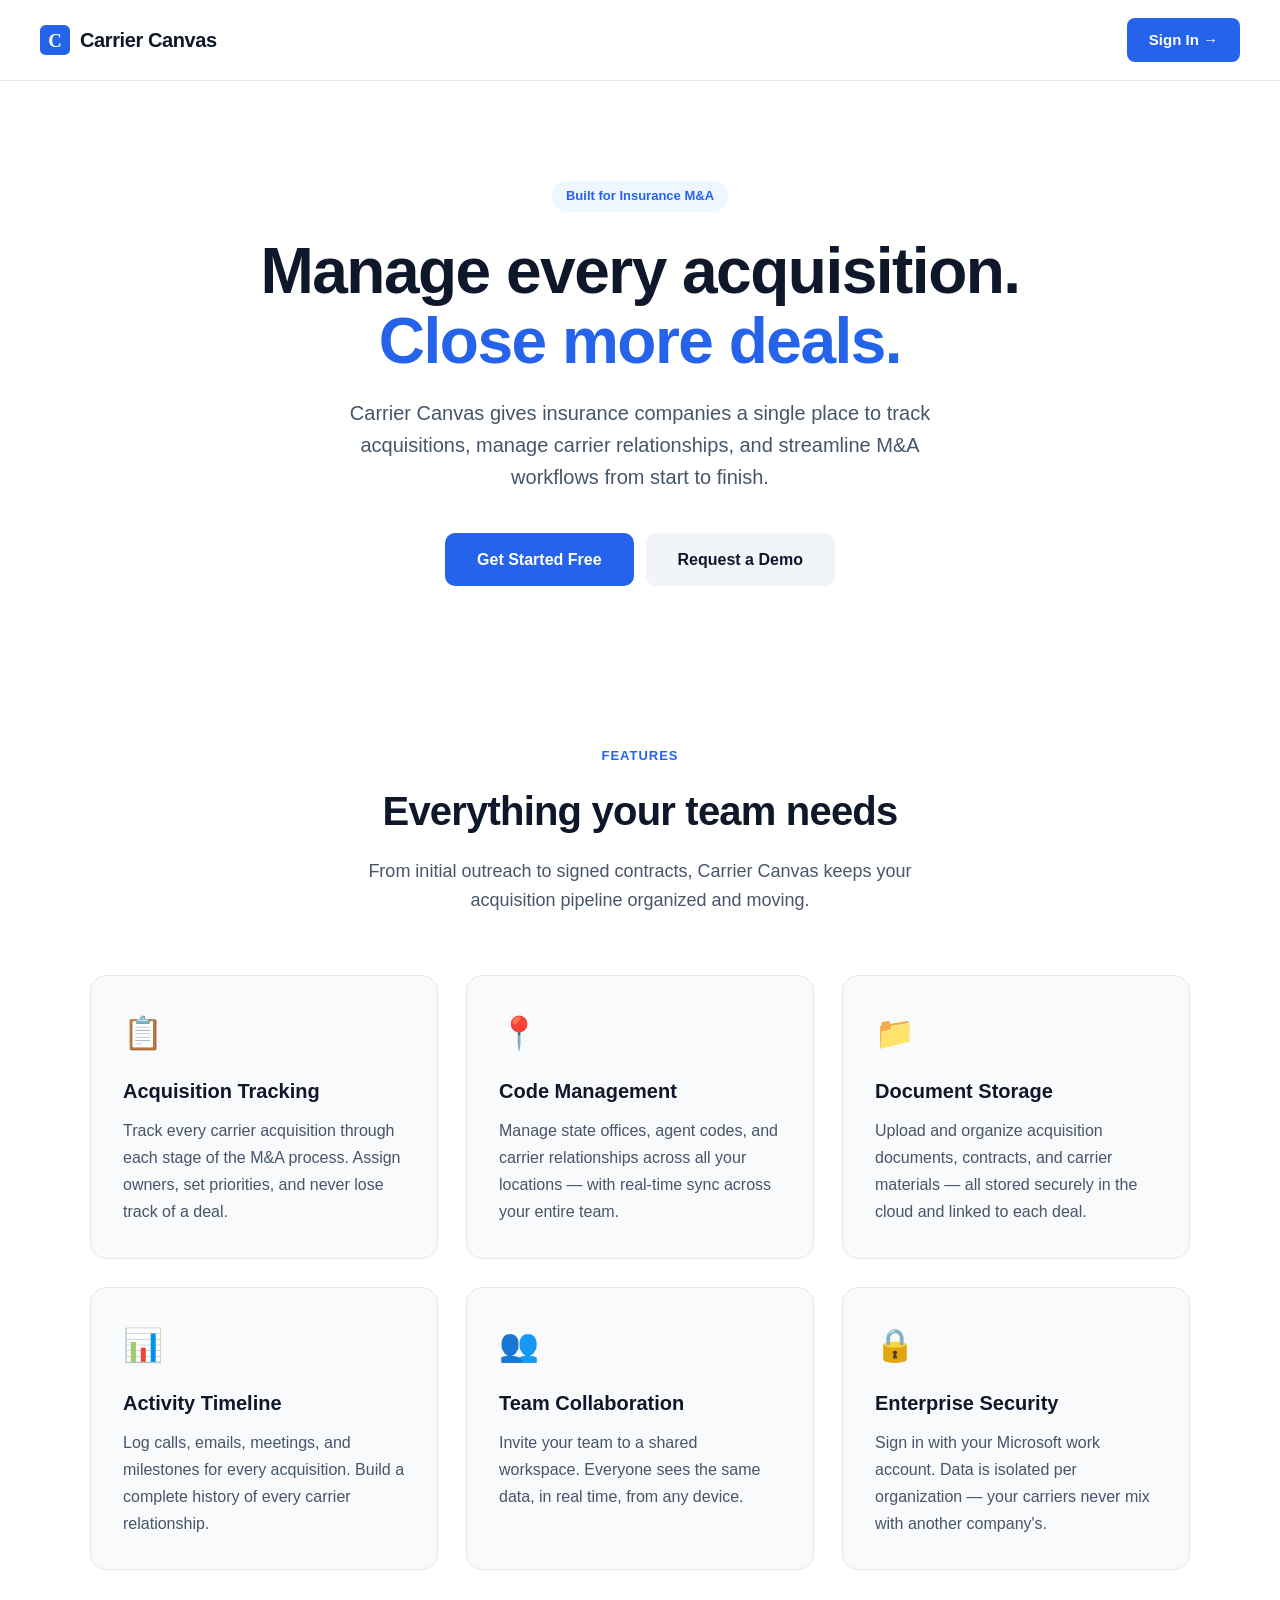
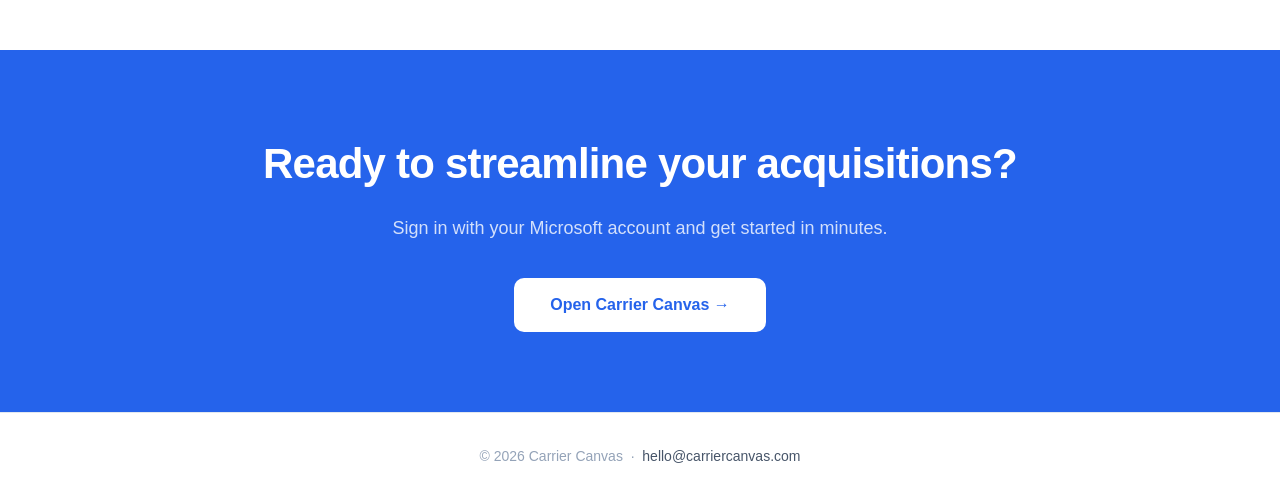
<file: index.html>
<!DOCTYPE html>
<html lang="en">
<head>
    <meta charset="UTF-8">
    <meta name="viewport" content="width=device-width, initial-scale=1.0">
    <title>Carrier Canvas — Insurance M&A Management Platform</title>
    <meta name="description" content="Carrier Canvas helps insurance companies track acquisitions, manage agents, and streamline M&A workflows — all in one place.">
    <meta property="og:title" content="Carrier Canvas">
    <meta property="og:description" content="Insurance M&A management platform for tracking acquisitions, agents, and documents.">
    <meta property="og:type" content="website">
    <link rel="icon" type="image/svg+xml" href="data:image/svg+xml,%3Csvg xmlns='http://www.w3.org/2000/svg' viewBox='0 0 32 32'%3E%3Crect width='32' height='32' rx='6' fill='%232563eb'/%3E%3Ctext x='50%25' y='50%25' dominant-baseline='central' text-anchor='middle' font-size='20' fill='white' font-family='serif' font-weight='bold'%3EC%3C/text%3E%3C/svg%3E">
    <style>
        *, *::before, *::after { box-sizing: border-box; margin: 0; padding: 0; }

        :root {
            --blue: #2563eb;
            --blue-dark: #1d4ed8;
            --blue-light: #eff6ff;
            --navy: #1e1b4b;
            --gray-50: #f8fafc;
            --gray-100: #f1f5f9;
            --gray-400: #94a3b8;
            --gray-600: #475569;
            --gray-900: #0f172a;
        }

        body {
            font-family: -apple-system, BlinkMacSystemFont, 'Segoe UI', Roboto, sans-serif;
            color: var(--gray-900);
            background: white;
            line-height: 1.6;
        }

        /* Nav */
        nav {
            display: flex;
            align-items: center;
            justify-content: space-between;
            padding: 18px 40px;
            border-bottom: 1px solid #e2e8f0;
            position: sticky;
            top: 0;
            background: rgba(255,255,255,0.95);
            backdrop-filter: blur(8px);
            z-index: 100;
        }

        .nav-brand {
            display: flex;
            align-items: center;
            gap: 10px;
            text-decoration: none;
        }

        .nav-brand span {
            font-size: 20px;
            font-weight: 700;
            color: var(--gray-900);
            letter-spacing: -0.4px;
        }

        .nav-cta {
            background: var(--blue);
            color: white;
            padding: 10px 22px;
            border-radius: 8px;
            text-decoration: none;
            font-weight: 600;
            font-size: 15px;
            transition: background 0.15s;
        }

        .nav-cta:hover { background: var(--blue-dark); }

        /* Hero */
        .hero {
            max-width: 900px;
            margin: 0 auto;
            padding: 100px 24px 80px;
            text-align: center;
        }

        .hero-badge {
            display: inline-block;
            background: var(--blue-light);
            color: var(--blue);
            font-size: 13px;
            font-weight: 600;
            padding: 5px 14px;
            border-radius: 100px;
            margin-bottom: 24px;
        }

        .hero h1 {
            font-size: clamp(36px, 6vw, 64px);
            font-weight: 800;
            line-height: 1.1;
            letter-spacing: -1.5px;
            color: var(--gray-900);
            margin-bottom: 20px;
        }

        .hero h1 span { color: var(--blue); }

        .hero p {
            font-size: 20px;
            color: var(--gray-600);
            max-width: 600px;
            margin: 0 auto 40px;
        }

        .hero-actions {
            display: flex;
            gap: 12px;
            justify-content: center;
            flex-wrap: wrap;
        }

        .btn-primary {
            background: var(--blue);
            color: white;
            padding: 14px 32px;
            border-radius: 10px;
            text-decoration: none;
            font-size: 16px;
            font-weight: 600;
            transition: background 0.15s, transform 0.1s;
        }

        .btn-primary:hover { background: var(--blue-dark); transform: translateY(-1px); }

        .btn-secondary {
            background: var(--gray-100);
            color: var(--gray-900);
            padding: 14px 32px;
            border-radius: 10px;
            text-decoration: none;
            font-size: 16px;
            font-weight: 600;
            transition: background 0.15s;
        }

        .btn-secondary:hover { background: #e2e8f0; }

        /* Features */
        .section {
            padding: 80px 24px;
        }

        .section-inner {
            max-width: 1100px;
            margin: 0 auto;
        }

        .section-label {
            text-align: center;
            font-size: 13px;
            font-weight: 700;
            letter-spacing: 1px;
            text-transform: uppercase;
            color: var(--blue);
            margin-bottom: 12px;
        }

        .section h2 {
            text-align: center;
            font-size: clamp(28px, 4vw, 40px);
            font-weight: 700;
            letter-spacing: -0.8px;
            margin-bottom: 14px;
        }

        .section-sub {
            text-align: center;
            font-size: 18px;
            color: var(--gray-600);
            max-width: 580px;
            margin: 0 auto 60px;
        }

        .features-grid {
            display: grid;
            grid-template-columns: repeat(auto-fit, minmax(300px, 1fr));
            gap: 28px;
        }

        .feature-card {
            background: var(--gray-50);
            border: 1px solid #e2e8f0;
            border-radius: 16px;
            padding: 32px;
        }

        .feature-icon {
            font-size: 32px;
            margin-bottom: 16px;
        }

        .feature-card h3 {
            font-size: 20px;
            font-weight: 700;
            margin-bottom: 10px;
        }

        .feature-card p {
            color: var(--gray-600);
            line-height: 1.7;
        }

        /* CTA */
        .cta-section {
            background: var(--blue);
            text-align: center;
        }

        .cta-section h2 {
            color: white;
            font-size: clamp(28px, 4vw, 42px);
            font-weight: 700;
            letter-spacing: -0.8px;
            margin-bottom: 16px;
        }

        .cta-section p {
            color: rgba(255,255,255,0.8);
            font-size: 18px;
            margin-bottom: 36px;
        }

        .btn-white {
            background: white;
            color: var(--blue);
            padding: 14px 36px;
            border-radius: 10px;
            text-decoration: none;
            font-size: 16px;
            font-weight: 700;
            display: inline-block;
            transition: transform 0.1s, box-shadow 0.1s;
        }

        .btn-white:hover {
            transform: translateY(-2px);
            box-shadow: 0 8px 20px rgba(0,0,0,0.15);
        }

        /* Footer */
        footer {
            border-top: 1px solid #e2e8f0;
            padding: 32px 24px;
            text-align: center;
            color: var(--gray-400);
            font-size: 14px;
        }

        footer a { color: var(--gray-600); text-decoration: none; }
        footer a:hover { color: var(--blue); }

        @media (max-width: 600px) {
            nav { padding: 16px 20px; }
            .hero { padding: 60px 20px 60px; }
        }
    </style>
</head>
<body>

<!-- Navigation -->
<nav>
    <a href="/" class="nav-brand">
        <svg width="30" height="30" viewBox="0 0 32 32" xmlns="http://www.w3.org/2000/svg">
            <rect width="32" height="32" rx="6" fill="#2563eb"/>
            <text x="50%" y="50%" dominant-baseline="central" text-anchor="middle" font-size="20" fill="white" font-family="serif" font-weight="bold">C</text>
        </svg>
        <span>Carrier Canvas</span>
    </a>
    <a href="/acquisitions-app-standalone.html" class="nav-cta">Sign In &rarr;</a>
</nav>

<!-- Hero -->
<section class="hero">
    <div class="hero-badge">Built for Insurance M&amp;A</div>
    <h1>Manage every acquisition.<br><span>Close more deals.</span></h1>
    <p>Carrier Canvas gives insurance companies a single place to track acquisitions, manage carrier relationships, and streamline M&amp;A workflows from start to finish.</p>
    <div class="hero-actions">
        <a href="/acquisitions-app-standalone.html" class="btn-primary">Get Started Free</a>
        <a href="mailto:hello@carriercanvas.com" class="btn-secondary">Request a Demo</a>
    </div>
</section>

<!-- Features -->
<section class="section">
    <div class="section-inner">
        <div class="section-label">Features</div>
        <h2>Everything your team needs</h2>
        <p class="section-sub">From initial outreach to signed contracts, Carrier Canvas keeps your acquisition pipeline organized and moving.</p>

        <div class="features-grid">
            <div class="feature-card">
                <div class="feature-icon">📋</div>
                <h3>Acquisition Tracking</h3>
                <p>Track every carrier acquisition through each stage of the M&amp;A process. Assign owners, set priorities, and never lose track of a deal.</p>
            </div>
            <div class="feature-card">
                <div class="feature-icon">📍</div>
                <h3>Code Management</h3>
                <p>Manage state offices, agent codes, and carrier relationships across all your locations — with real-time sync across your entire team.</p>
            </div>
            <div class="feature-card">
                <div class="feature-icon">📁</div>
                <h3>Document Storage</h3>
                <p>Upload and organize acquisition documents, contracts, and carrier materials — all stored securely in the cloud and linked to each deal.</p>
            </div>
            <div class="feature-card">
                <div class="feature-icon">📊</div>
                <h3>Activity Timeline</h3>
                <p>Log calls, emails, meetings, and milestones for every acquisition. Build a complete history of every carrier relationship.</p>
            </div>
            <div class="feature-card">
                <div class="feature-icon">👥</div>
                <h3>Team Collaboration</h3>
                <p>Invite your team to a shared workspace. Everyone sees the same data, in real time, from any device.</p>
            </div>
            <div class="feature-card">
                <div class="feature-icon">🔒</div>
                <h3>Enterprise Security</h3>
                <p>Sign in with your Microsoft work account. Data is isolated per organization — your carriers never mix with another company's.</p>
            </div>
        </div>
    </div>
</section>

<!-- CTA -->
<section class="section cta-section">
    <div class="section-inner">
        <h2>Ready to streamline your acquisitions?</h2>
        <p>Sign in with your Microsoft account and get started in minutes.</p>
        <a href="/acquisitions-app-standalone.html" class="btn-white">Open Carrier Canvas &rarr;</a>
    </div>
</section>

<!-- Footer -->
<footer>
    <p>&copy; 2026 Carrier Canvas &nbsp;&middot;&nbsp; <a href="mailto:hello@carriercanvas.com">hello@carriercanvas.com</a></p>
</footer>

</body>
</html>
</file>
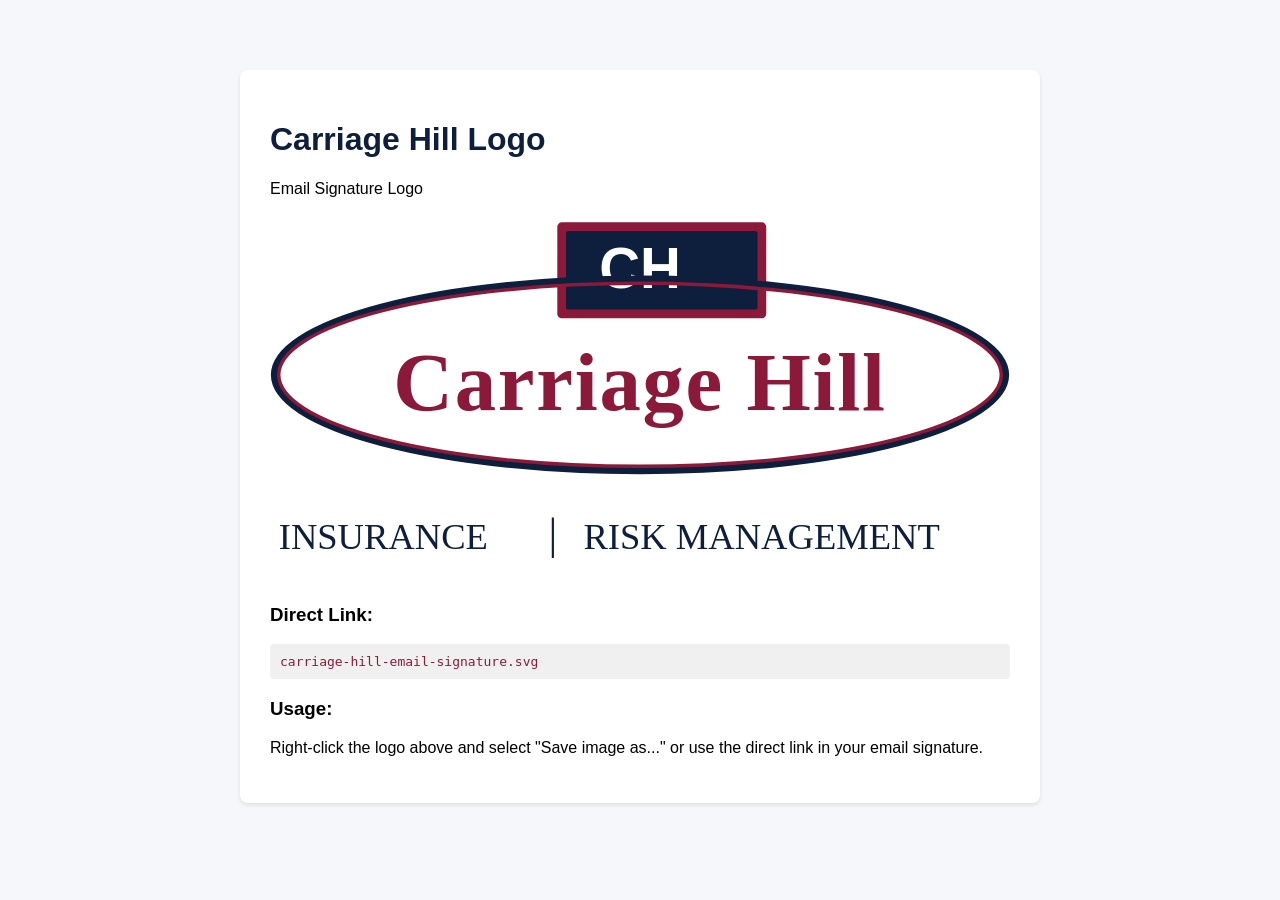
<file: assets/logos/index.html>
<!DOCTYPE html>
<html lang="en">
<head>
    <meta charset="UTF-8">
    <meta name="viewport" content="width=device-width, initial-scale=1.0">
    <title>Carriage Hill Logos</title>
    <style>
        body {
            font-family: Arial, sans-serif;
            max-width: 800px;
            margin: 50px auto;
            padding: 20px;
            background: #f5f7fa;
        }
        .logo-container {
            background: white;
            padding: 30px;
            border-radius: 8px;
            box-shadow: 0 2px 4px rgba(0,0,0,0.1);
            margin-bottom: 20px;
        }
        h1 {
            color: #0d1f3c;
        }
        img {
            max-width: 100%;
            height: auto;
            display: block;
            margin: 20px 0;
        }
        .url {
            background: #f0f0f0;
            padding: 10px;
            border-radius: 4px;
            font-family: monospace;
            word-break: break-all;
        }
        a {
            color: #8b1a3a;
            text-decoration: none;
        }
        a:hover {
            text-decoration: underline;
        }
    </style>
</head>
<body>
    <div class="logo-container">
        <h1>Carriage Hill Logo</h1>
        <p>Email Signature Logo</p>

        <img src="carriage-hill-email-signature.svg" alt="Carriage Hill Logo">

        <h3>Direct Link:</h3>
        <div class="url">
            <a href="carriage-hill-email-signature.svg" target="_blank">carriage-hill-email-signature.svg</a>
        </div>

        <h3>Usage:</h3>
        <p>Right-click the logo above and select "Save image as..." or use the direct link in your email signature.</p>
    </div>
</body>
</html>
</file>
